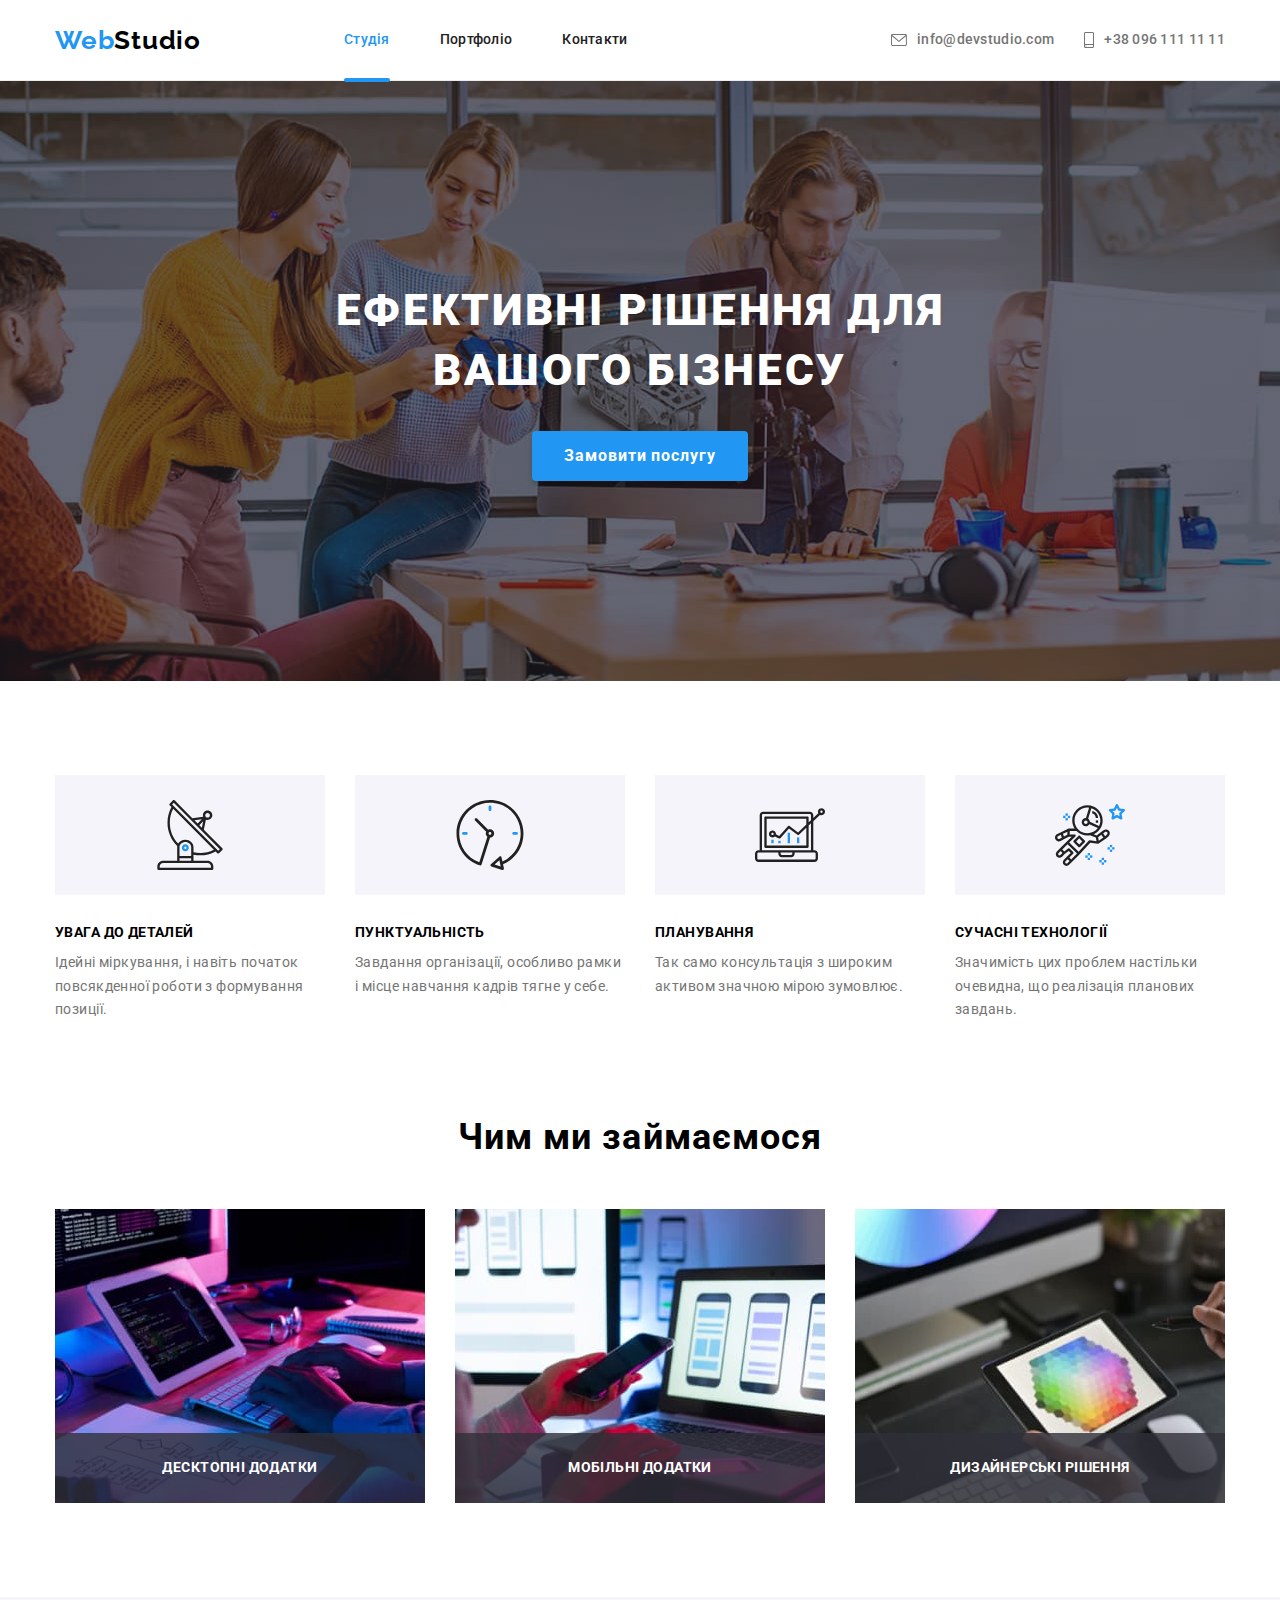
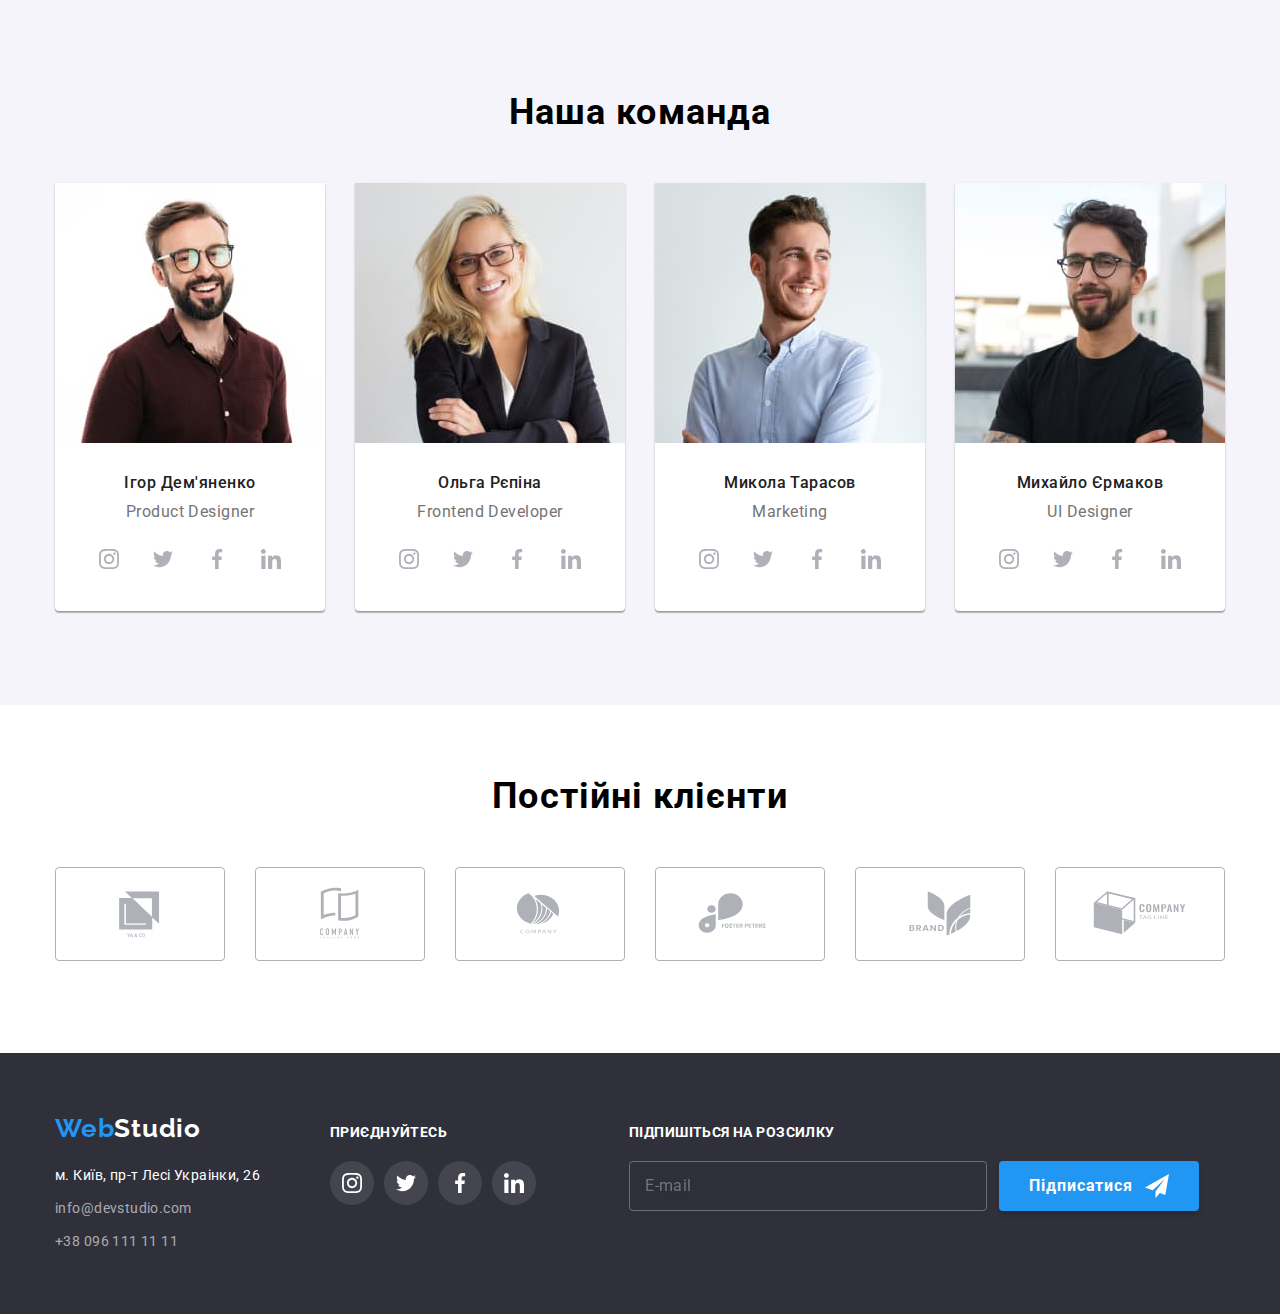
<file: index.html>
<!DOCTYPE html>
<html lang="uk">
  <head>
    <meta charset="UTF-8" />
    <meta http-equiv="X-UA-Compatible" content="IE=edge" />
    <meta name="viewport" content="width=device-width, initial-scale=1.0" />
    <link rel="preconnect" href="https://fonts.googleapis.com" />
    <link rel="preconnect" href="https://fonts.gstatic.com" crossorigin />
    <link
      href="https://fonts.googleapis.com/css2?family=Raleway:wght@700&family=Roboto:wght@400;500;700;900&display=swap"
      rel="stylesheet"
    />
    <link
      rel="stylesheet"
      href="https://cdnjs.cloudflare.com/ajax/libs/modern-normalize/1.1.0/modern-normalize.min.css"
    />
    <link rel="stylesheet" href="./css/main.min.css" />
    <title>WebStudio</title>
  </head>
  <body>
    <header class="header">
      <div class="container container__header--design">
        <nav class="header__nav">
          <a class="logo" href="/" lang="en"
            >Web<span class="logo logo--color-header">Studio</span></a
          >
          <ul class="site-nav">
            <li class="site-nav__item">
              <a class="site-nav__link site-nav__link--current" href="#">Студія</a>
            </li>
            <li class="site-nav__item">
              <a class="site-nav__link" href="./portfolio.html">Портфоліо</a>
            </li>
            <li class="site-nav__item"><a class="site-nav__link" href="#">Контакти</a></li>
          </ul>
        </nav>
        <ul class="contacts-nav">
          <li class="contacts-nav__item">
            <a class="contacts-nav__link" href="mailto:info@devstudio.com">
              <svg class="contacts-nav__icon" width="16px" height="12px">
                <use href="./images/icon/symbol-defs.svg#icon-envelope"></use>
              </svg>
              info@devstudio.com</a
            >
          </li>
          <li class="contacts-nav__item">
            <a class="contacts-nav__link" href="tel:+380961111111"
              ><svg class="contacts-nav__icon" width="10px" height="16px">
                <use href="./images/icon/symbol-defs.svg#icon-smartphone"></use></svg
              >+38 096 111 11 11</a
            >
          </li>
        </ul>
      </div>
    </header>

    <main>
      <!--Шапка-->

      <section class="hero">
        <div class="container">
          <h1 class="hero__title">Ефективні рішення для вашого бізнесу</h1>
          <button type="button" class="button" data-modal-open>Замовити послугу</button>
        </div>
      </section>

      <!--Особливості-->

      <section class="features">
        <div class="container">
          <h2 class="features__title">Особливості</h2>
          <ul class="features__main">
            <li class="features__list">
              <div class="features__icon">
                <svg width="70px" height="70px">
                  <use href="./images/icon/symbol-defs.svg#icon-antenna"></use>
                </svg>
              </div>
              <h3 class="features__name">Увага до деталей</h3>
              <p class="features__text">
                Ідейні міркування, і навіть початок повсякденної роботи з формування позиції.
              </p>
            </li>
            <li class="features__list">
              <div class="features__icon">
                <svg width="70px" height="70px">
                  <use href="./images/icon/symbol-defs.svg#icon-clock"></use>
                </svg>
              </div>
              <h3 class="features__name">Пунктуальність</h3>
              <p class="features__text">
                Завдання організації, особливо рамки і місце навчання кадрів тягне у себе.
              </p>
            </li>
            <li class="features__list">
              <div class="features__icon">
                <svg width="70px" height="70px">
                  <use href="./images/icon/symbol-defs.svg#icon-diagram"></use>
                </svg>
              </div>
              <h3 class="features__name">Планування</h3>
              <p class="features__text">
                Так само консультація з широким активом значною мірою зумовлює.
              </p>
            </li>
            <li class="features__list">
              <div class="features__icon">
                <svg width="70px" height="70px">
                  <use href="./images/icon/symbol-defs.svg#icon-astronaut"></use>
                </svg>
              </div>
              <h3 class="features__name">Сучасні технології</h3>
              <p class="features__text">
                Значимість цих проблем настільки очевидна, що реалізація планових завдань.
              </p>
            </li>
          </ul>
        </div>
      </section>

      <!--Чим ми займаємося-->

      <section class="work">
        <div class="container">
          <h2 class="work__title">Чим ми займаємося</h2>
          <ul class="work-list">
            <li class="work-list__item">
              <img src="./images/box1.jpg" alt="етап розроблення десктопних додатків" width="370" />
              <p class="work-list__name">Десктопні додатки</p>
            </li>
            <li class="work-list__item">
              <img src="./images/box2.jpg" alt="етап розроблення мобільних додатків" width="370" />
              <p class="work-list__name">Мобільні додатки</p>
            </li>
            <li class="work-list__item">
              <img src="./images/box3.jpg" alt="етап розроблення дизайну" width="370" />
              <p class="work-list__name">Дизайнерські рішення</p>
            </li>
          </ul>
        </div>
      </section>

      <!--Наша команда-->

      <section class="team">
        <div class="container">
          <h2 class="team__title">Наша команда</h2>
          <ul class="team-list">
            <li class="team-list__item">
              <img src="./images/igor.jpg" alt="дизайнер Ігор Дем'яненко" width="270" />
              <div class="team-list__div">
                <h3 class="team-list__name">Ігор Дем'яненко</h3>
                <p class="team-list__text" lang="en">Product Designer</p>
                <ul class="social-list">
                  <li>
                    <a class="social-list__link" href="#">
                      <svg class="social-list__icon" width="20px" height="20px">
                        <use href="./images/icon/symbol-defs.svg#icon-instagram"></use></svg
                    ></a>
                  </li>
                  <li>
                    <a class="social-list__link" href="#">
                      <svg class="social-list__icon" width="20px" height="20px">
                        <use href="./images/icon/symbol-defs.svg#icon-twitter"></use></svg
                    ></a>
                  </li>
                  <li>
                    <a class="social-list__link" href="#">
                      <svg class="social-list__icon" width="20px" height="20px">
                        <use href="./images/icon/symbol-defs.svg#icon-facebook"></use></svg
                    ></a>
                  </li>
                  <li>
                    <a class="social-list__link" href="#">
                      <svg class="social-list__icon" width="20px" height="20px">
                        <use href="./images/icon/symbol-defs.svg#icon-linkedin"></use></svg
                    ></a>
                  </li>
                </ul>
              </div>
            </li>
            <li class="team-list__item">
              <img src="./images/olga.jpg" alt="фронтенд-розробник Ольга Рєпіна" width="270" />
              <div class="team-list__div">
                <h3 class="team-list__name">Ольга Рєпіна</h3>
                <p class="team-list__text" lang="en">Frontend Developer</p>
                <ul class="social-list">
                  <li>
                    <a class="social-list__link" href="#">
                      <svg class="social-list__icon" width="20px" height="20px">
                        <use href="./images/icon/symbol-defs.svg#icon-instagram"></use></svg
                    ></a>
                  </li>
                  <li>
                    <a class="social-list__link" href="#">
                      <svg class="social-list__icon" width="20px" height="20px">
                        <use href="./images/icon/symbol-defs.svg#icon-twitter"></use></svg
                    ></a>
                  </li>
                  <li>
                    <a class="social-list__link" href="#">
                      <svg class="social-list__icon" width="20px" height="20px">
                        <use href="./images/icon/symbol-defs.svg#icon-facebook"></use></svg
                    ></a>
                  </li>
                  <li>
                    <a class="social-list__link" href="#">
                      <svg class="social-list__icon" width="20px" height="20px">
                        <use href="./images/icon/symbol-defs.svg#icon-linkedin"></use></svg
                    ></a>
                  </li>
                </ul>
              </div>
            </li>
            <li class="team-list__item">
              <img src="./images/nik.jpg" alt="маркетолог Микола Тарасов" width="270" />
              <div class="team-list__div">
                <h3 class="team-list__name">Микола Тарасов</h3>
                <p class="team-list__text" lang="en">Marketing</p>
                <ul class="social-list">
                  <li>
                    <a class="social-list__link" href="#">
                      <svg class="social-list__icon" width="20px" height="20px">
                        <use href="./images/icon/symbol-defs.svg#icon-instagram"></use></svg
                    ></a>
                  </li>
                  <li>
                    <a class="social-list__link" href="#">
                      <svg class="social-list__icon" width="20px" height="20px">
                        <use href="./images/icon/symbol-defs.svg#icon-twitter"></use></svg
                    ></a>
                  </li>
                  <li>
                    <a class="social-list__link" href="#">
                      <svg class="social-list__icon" width="20px" height="20px">
                        <use href="./images/icon/symbol-defs.svg#icon-facebook"></use></svg
                    ></a>
                  </li>
                  <li>
                    <a class="social-list__link" href="#">
                      <svg class="social-list__icon" width="20px" height="20px">
                        <use href="./images/icon/symbol-defs.svg#icon-linkedin"></use></svg
                    ></a>
                  </li>
                </ul>
              </div>
            </li>
            <li class="team-list__item">
              <img src="./images/michael.jpg" alt="дизайнер Михайло Єрмаков" width="270" />
              <div class="team-list__div">
                <h3 class="team-list__name">Михайло Єрмаков</h3>
                <p class="team-list__text" lang="en">UI Designer</p>
                <ul class="social-list">
                  <li>
                    <a class="social-list__link" href="#">
                      <svg class="social-list__icon" width="20px" height="20px">
                        <use href="./images/icon/symbol-defs.svg#icon-instagram"></use></svg
                    ></a>
                  </li>
                  <li>
                    <a class="social-list__link" href="#">
                      <svg class="social-list__icon" width="20px" height="20px">
                        <use href="./images/icon/symbol-defs.svg#icon-twitter"></use></svg
                    ></a>
                  </li>
                  <li>
                    <a class="social-list__link" href="#">
                      <svg class="social-list__icon" width="20px" height="20px">
                        <use href="./images/icon/symbol-defs.svg#icon-facebook"></use></svg
                    ></a>
                  </li>
                  <li>
                    <a class="social-list__link" href="#">
                      <svg class="social-list__icon" width="20px" height="20px">
                        <use href="./images/icon/symbol-defs.svg#icon-linkedin"></use></svg
                    ></a>
                  </li>
                </ul>
              </div>
            </li>
          </ul>
        </div>
      </section>

      <!--Постійні клієнти -->

      <section class="customers">
        <div class="container">
          <h2 class="customers__title">Постійні клієнти</h2>
          <ul class="customers-list">
            <li class="customers-list__item">
              <a class="customers-list__link" href="#"
                ><svg width="106px" height="60px">
                  <use href="./images/icon/symbol-defs.svg#icon-company1"></use></svg
              ></a>
            </li>
            <li class="customers-list__item">
              <a class="customers-list__link" href="#">
                <svg width="106px" height="60px">
                  <use href="./images/icon/symbol-defs.svg#icon-company2"></use></svg
              ></a>
            </li>
            <li class="customers-list__item">
              <a class="customers-list__link" href="#"
                ><svg width="106px" height="60px">
                  <use href="./images/icon/symbol-defs.svg#icon-company3"></use></svg
              ></a>
            </li>
            <li class="customers-list__item">
              <a class="customers-list__link" href="#"
                ><svg width="106px" height="60px">
                  <use href="./images/icon/symbol-defs.svg#icon-company4"></use></svg
              ></a>
            </li>
            <li class="customers-list__item">
              <a class="customers-list__link" href="#"
                ><svg width="106px" height="60px">
                  <use href="./images/icon/symbol-defs.svg#icon-company5"></use></svg
              ></a>
            </li>
            <li class="customers-list__item">
              <a class="customers-list__link" href="#"
                ><svg width="106px" height="60px">
                  <use href="./images/icon/symbol-defs.svg#icon-company6"></use></svg
              ></a>
            </li>
          </ul>
        </div>
      </section>
    </main>

    <footer class="footer">
      <div class="container footer--container">
        <div>
          <!--Назва компанії-->
          <a href="/" lang="en" class="logo"
            >Web<span class="logo logo--color-footer">Studio</span></a
          >
          <!--Адреса-->
          <address class="address">
            <ul class="address__list">
              <li class="address__item">
                <a
                  class="address__link address__link--color"
                  href="https://goo.gl/maps/CPtrU1FHBa2aNyZL9"
                  target="_blank"
                  rel="noopener noreferrer nofollow"
                  >м. Київ, пр-т Лесі Украінки, 26</a
                >
              </li>
              <li class="address__item">
                <a class="address__link" href="mailto:info@devstudio.com">info@devstudio.com</a>
              </li>
              <li class="address__item">
                <a class="address__link" href="tel:+380961111111">+38 096 111 11 11</a>
              </li>
            </ul>
          </address>
        </div>
        <div class="footer-social">
          <p class="foter-social__text">приєднуйтесь</p>
          <ul class="social-list">
            <li>
              <a class="social-list__link social-list__link--color" href="#">
                <svg class="social-list__icon social-list__icon--color" width="20px" height="20px">
                  <use href="./images/icon/symbol-defs.svg#icon-instagram"></use></svg
              ></a>
            </li>
            <li>
              <a class="social-list__link social-list__link--color" href="#">
                <svg class="social-list__icon social-list__icon--color" width="20px" height="20px">
                  <use href="./images/icon/symbol-defs.svg#icon-twitter"></use></svg
              ></a>
            </li>
            <li>
              <a class="social-list__link social-list__link--color" href="#">
                <svg class="social-list__icon social-list__icon--color" width="20px" height="20px">
                  <use href="./images/icon/symbol-defs.svg#icon-facebook"></use></svg
              ></a>
            </li>
            <li>
              <a class="social-list__link social-list__link--color" href="#">
                <svg class="social-list__icon social-list__icon--color" width="20px" height="20px">
                  <use href="./images/icon/symbol-defs.svg#icon-linkedin"></use></svg
              ></a>
            </li>
          </ul>
        </div>

        <div class="subscribe">
          <p class="subscribe__text">Підпишіться на розсилку</p>
          <form class="subscribe__form">
            <input
              class="subscribe__input"
              type="email"
              name="mail"
              id="subscribe-mail"
              placeholder="E-mail"
            />
            <button class="button button--size" type="submit">
              Підписатися
              <svg class="button__icon" width="24px" height="24px">
                <use href="./images/icon/symbol-defs.svg#icon-send"></use>
              </svg>
            </button>
          </form>
        </div>
      </div>
    </footer>

    <div class="backdrop is-hidden" data-modal>
      <div class="modal">
        <button class="modal__close-button" type="button" data-modal-close>
          <svg class="modal__close-icon" width="18px" height="18px">
            <use href="./images/icon/symbol-defs.svg#icon-close-black"></use>
          </svg>
        </button>
        <p class="modal__title">Залиште свої дані, ми вам передзвонимо</p>
        <form class="order-form">
          <label class="order-form__lable" for="name">Ім'я</label>
          <div class="order-form__block">
            <svg class="order-form__icon" width="12px" height="12px">
              <use href="./images/icon/symbol-defs.svg#icon-person-black"></use>
            </svg>
            <input
              class="order-form__input"
              type="text"
              name="username"
              id="name"
              autofocus
              required
            />
          </div>
          <label class="order-form__lable" for="phone">Телефон</label>
          <div class="order-form__block">
            <svg class="order-form__icon" width="12px" height="12px">
              <use href="./images/icon/symbol-defs.svg#icon-phone-black"></use>
            </svg>
            <input class="order-form__input" type="tel" name="phone" id="phone" required />
          </div>

          <label class="order-form__lable" for="mail">Пошта</label>
          <div class="order-form__block">
            <svg class="order-form__icon" width="12px" height="12px">
              <use href="./images/icon/symbol-defs.svg#icon-email-black"></use>
            </svg>
            <input class="order-form__input" type="email" name="email" id="mail" required />
          </div>

          <label class="order-form__lable" for="comments">Коментар</label>
          <textarea
            class="order-form__comments"
            name="comments"
            id="comments"
            placeholder="Введіть текст"
          ></textarea>
          <div class="conditions">
            <input
              class="conditions__input visually-hidden"
              id="conditions-checkbox"
              type="checkbox"
              name="user-consent"
            />
            <label class="conditions__label" for="conditions-checkbox"
              >Погоджуюся з розсилкою та приймаю
              <a class="conditions__link" href="#">Умови договору</a></label
            >
          </div>
          <button class="button button--size" type="submit">Відправити</button>
        </form>
      </div>
    </div>

    <script src="./modal.js"></script>
  </body>
</html>
</file>
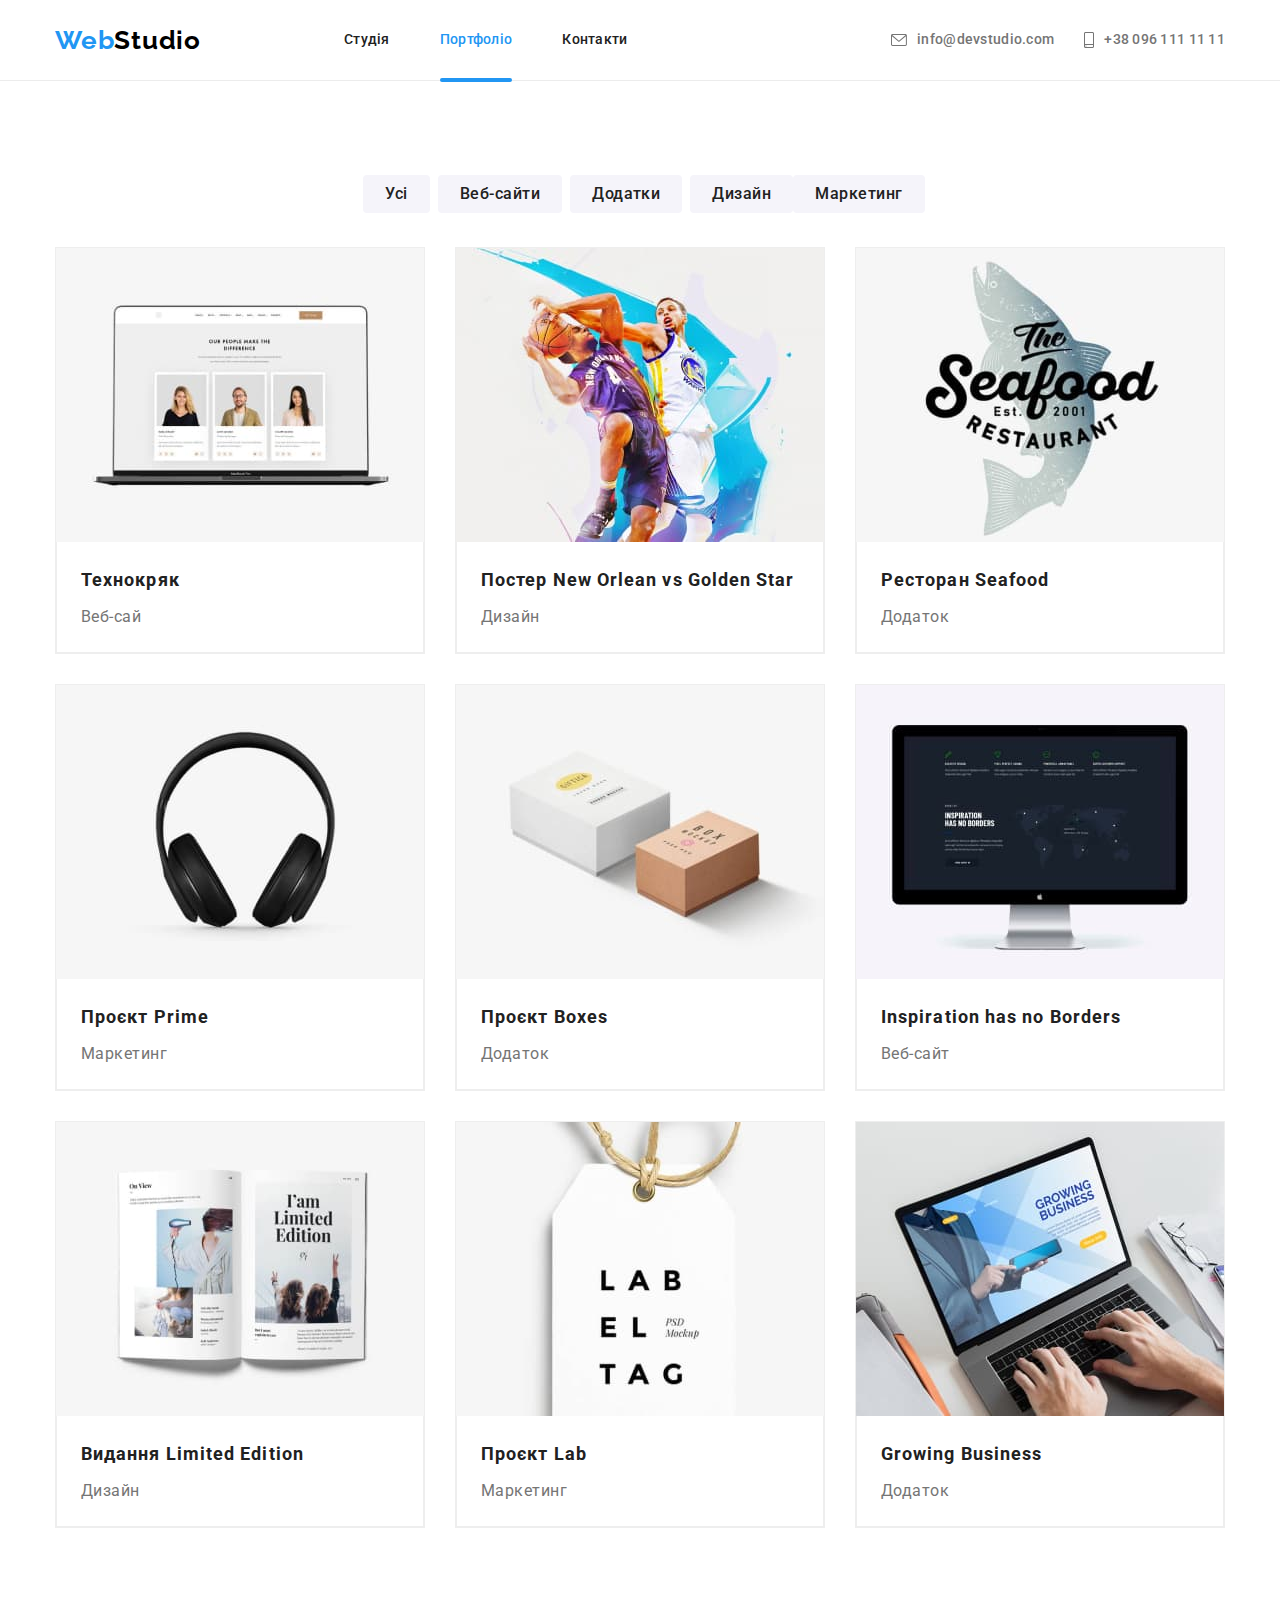
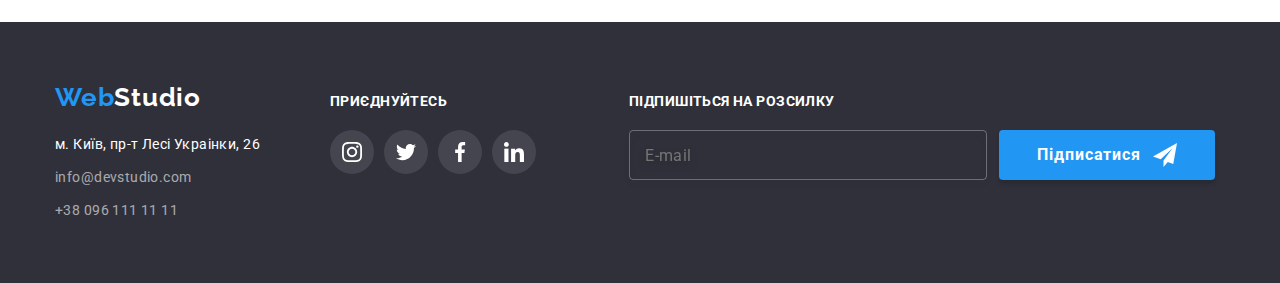
<file: portfolio.html>
<!DOCTYPE html>
<html lang="uk">
  <head>
    <meta charset="UTF-8" />
    <meta http-equiv="X-UA-Compatible" content="IE=edge" />
    <meta name="viewport" content="width=device-width, initial-scale=1.0" />
    <link rel="preconnect" href="https://fonts.googleapis.com" />
    <link rel="preconnect" href="https://fonts.gstatic.com" crossorigin />
    <link
      href="https://fonts.googleapis.com/css2?family=Raleway:wght@700&family=Roboto:wght@400;500;700;900&display=swap"
      rel="stylesheet"
    />
    <link
      rel="stylesheet"
      href="https://cdnjs.cloudflare.com/ajax/libs/modern-normalize/1.1.0/modern-normalize.min.css"
    />
    <link rel="stylesheet" href="./css/main.min.css" />
    <title>WebStudio</title>
  </head>
  <body>
    <header class="header">
      <div class="container container__header--design">
        <nav class="header__nav">
          <a class="logo" href="/" lang="en"
            >Web<span class="logo logo--color-header">Studio</span></a
          >
          <ul class="site-nav">
            <li class="site-nav__item">
              <a class="site-nav__link" href="./index.html">Студія</a>
            </li>
            <li class="site-nav__item">
              <a class="site-nav__link site-nav__link--current" href="#">Портфоліо</a>
            </li>
            <li class="site-nav__item"><a class="site-nav__link" href="#">Контакти</a></li>
          </ul>
        </nav>
        <ul class="contacts-nav">
          <li class="contacts-nav__item">
            <a class="contacts-nav__link" href="mailto:info@devstudio.com">
              <svg class="contacts-nav__icon" width="16px" height="12px">
                <use href="./images/icon/symbol-defs.svg#icon-envelope"></use>
              </svg>
              info@devstudio.com</a
            >
          </li>
          <li class="contacts-nav__item">
            <a class="contacts-nav__link" href="tel:+380961111111"
              ><svg class="contacts-nav__icon" width="10px" height="16px">
                <use href="./images/icon/symbol-defs.svg#icon-smartphone"></use></svg
              >+38 096 111 11 11</a
            >
          </li>
        </ul>
      </div>
    </header>

    <main>
      <section class="portfolio">
        <div class="container">
          <h1 class="portfolio__title">Портфоліо</h1>
          <ul class="portfolio-filter">
            <li class="portfolio-filter__item">
              <button class="portfolio-filter__button" type="button">Усі</button>
            </li>
            <li class="portfolio-filter__item">
              <button class="portfolio-filter__button" type="button">Веб-сайти</button>
            </li>
            <li class="portfolio-filter__item">
              <button class="portfolio-filter__button" type="button">Додатки</button>
            </li>
            <li class="portfolio-filter__item">
              <button class="portfolio-filter__button" type="button">Дизайн</button>
            </li>
            <li class="portfolio-filter__item">
              <button class="portfolio-filter__button" type="button">Маркетинг</button>
            </li>
          </ul>
          <ul class="portfolio-list">
            <li class="portfolio-card">
              <a class="portfolio-card__link" href="#">
                <div class="portfolio-card__img">
                  <img
                    src="./images/portfolio/tehnocrack.jpg"
                    alt="Веб-сайт технокряк"
                    width="370"
                  />
                  <p class="portfolio-card__description">
                    Ресурс пропонує комплексні пропозиції з різним рівнем функціоналу та сервісів.
                    Все це дозволить відвідувачу отримати вичерпні відомості про компанію чи
                    приватну особу.
                  </p>
                </div>
                <div class="portfolio-card__div">
                  <h2 class="portfolio-card__title">Технокряк</h2>
                  <p class="portfolio-card__text">Веб-сай</p>
                </div>
              </a>
            </li>
            <li class="portfolio-card">
              <a class="portfolio-card__link" href="#">
                <div class="portfolio-card__img">
                  <img
                    src="./images/portfolio/neworlean.jpg"
                    alt="Дизайн постеру new orlean vs golden star"
                    width="370"
                  />
                  <p class="portfolio-card__description">
                    Lorem ipsum dolor sit, amet consectetur adipisicing elit. Corrupti expedita
                    perspiciatis exercitationem, nam, optio unde placeat tempora temporibus libero
                    incidunt ut dolorum totam, quibusdam corporis cupiditate voluptas sunt quisquam
                    sit?
                  </p>
                </div>

                <div class="portfolio-card__div">
                  <h2 class="portfolio-card__title">Постер New Orlean vs Golden Star</h2>
                  <p class="portfolio-card__text">Дизайн</p>
                </div>
              </a>
            </li>
            <li class="portfolio-card">
              <a class="portfolio-card__link" href="#">
                <div class="portfolio-card__img">
                  <img
                    src="./images/portfolio/seafood.jpg"
                    alt="Додаток ресторану Сіафуд"
                    width="370"
                  />
                  <p class="portfolio-card__description">
                    Lorem ipsum dolor sit, amet consectetur adipisicing elit. Corrupti expedita
                    perspiciatis exercitationem, nam, optio unde placeat tempora temporibus libero
                    incidunt ut dolorum totam, quibusdam corporis cupiditate voluptas sunt quisquam
                    sit?
                  </p>
                </div>

                <div class="portfolio-card__div">
                  <h2 class="portfolio-card__title">Ресторан Seafood</h2>
                  <p class="portfolio-card__text">Додаток</p>
                </div></a
              >
            </li>
            <li class="portfolio-card">
              <a class="portfolio-card__link" href="#">
                <div class="portfolio-card__img">
                  <img
                    src="./images/portfolio/prime.jpg"
                    alt="Маркетинг проєкт Прайм"
                    width="370"
                  />
                  <p class="portfolio-card__description">
                    Lorem ipsum dolor sit, amet consectetur adipisicing elit. Corrupti expedita
                    perspiciatis exercitationem, nam, optio unde placeat tempora temporibus libero
                    incidunt ut dolorum totam, quibusdam corporis cupiditate voluptas sunt quisquam
                    sit?
                  </p>
                </div>

                <div class="portfolio-card__div">
                  <h2 class="portfolio-card__title">Проєкт Prime</h2>
                  <p class="portfolio-card__text">Маркетинг</p>
                </div></a
              >
            </li>
            <li class="portfolio-card">
              <a class="portfolio-card__link" href="#">
                <div class="portfolio-card__img">
                  <img src="./images/portfolio/boxes.jpg" alt="Додаток Боксес" width="370" />
                  <p class="portfolio-card__description">
                    Lorem ipsum dolor sit, amet consectetur adipisicing elit. Corrupti expedita
                    perspiciatis exercitationem, nam, optio unde placeat tempora temporibus libero
                    incidunt ut dolorum totam, quibusdam corporis cupiditate voluptas sunt quisquam
                    sit?
                  </p>
                </div>

                <div class="portfolio-card__div">
                  <h2 class="portfolio-card__title">Проєкт Boxes</h2>
                  <p class="portfolio-card__text">Додаток</p>
                </div></a
              >
            </li>
            <li class="portfolio-card">
              <a class="portfolio-card__link" href="#">
                <div class="portfolio-card__img">
                  <img
                    src="./images/portfolio/inspiration.jpg"
                    alt="Веб-сайт Натхнення не має кордонів"
                    width="370"
                  />
                  <p class="portfolio-card__description">
                    Lorem ipsum dolor sit, amet consectetur adipisicing elit. Corrupti expedita
                    perspiciatis exercitationem, nam, optio unde placeat tempora temporibus libero
                    incidunt ut dolorum totam, quibusdam corporis cupiditate voluptas sunt quisquam
                    sit?
                  </p>
                </div>

                <div class="portfolio-card__div">
                  <h2 class="portfolio-card__title">Inspiration has no Borders</h2>
                  <p class="portfolio-card__text">Веб-сайт</p>
                </div></a
              >
            </li>
            <li class="portfolio-card">
              <a class="portfolio-card__link" href="#">
                <div class="portfolio-card__img">
                  <img
                    src="./images/portfolio/limitededition.jpg"
                    alt="Дизайн проект з назвою Обмежене видання"
                    width="370"
                  />
                  <p class="portfolio-card__description">
                    Lorem ipsum dolor sit, amet consectetur adipisicing elit. Corrupti expedita
                    perspiciatis exercitationem, nam, optio unde placeat tempora temporibus libero
                    incidunt ut dolorum totam, quibusdam corporis cupiditate voluptas sunt quisquam
                    sit?
                  </p>
                </div>

                <div class="portfolio-card__div">
                  <h2 class="portfolio-card__title">Видання Limited Edition</h2>
                  <p class="portfolio-card__text">Дизайн</p>
                </div></a
              >
            </li>
            <li class="portfolio-card">
              <a class="portfolio-card__link" href="#">
                <div class="portfolio-card__img">
                  <img src="./images/portfolio/lab.jpg" alt="Маркетинг проєкт Лаб" width="370" />
                  <p class="portfolio-card__description">
                    Lorem ipsum dolor sit, amet consectetur adipisicing elit. Corrupti expedita
                    perspiciatis exercitationem, nam, optio unde placeat tempora temporibus libero
                    incidunt ut dolorum totam, quibusdam corporis cupiditate voluptas sunt quisquam
                    sit?
                  </p>
                </div>

                <div class="portfolio-card__div">
                  <h2 class="portfolio-card__title">Проєкт Lab</h2>
                  <p class="portfolio-card__text">Маркетинг</p>
                </div></a
              >
            </li>
            <li class="portfolio-card">
              <a class="portfolio-card__link" href="#">
                <div class="portfolio-card__img">
                  <img
                    src="./images/portfolio/growingbusiness.jpg"
                    alt="Додаток Зростаючий бізнес"
                    width="370"
                  />
                  <p class="portfolio-card__description">
                    Lorem ipsum dolor sit, amet consectetur adipisicing elit. Corrupti expedita
                    perspiciatis exercitationem, nam, optio unde placeat tempora temporibus libero
                    incidunt ut dolorum totam, quibusdam corporis cupiditate voluptas sunt quisquam
                    sit?
                  </p>
                </div>

                <div class="portfolio-card__div">
                  <h2 class="portfolio-card__title">Growing Business</h2>
                  <p class="portfolio-card__text">Додаток</p>
                </div></a
              >
            </li>
          </ul>
        </div>
      </section>
    </main>

    <footer class="footer">
      <div class="container footer--container">
        <div>
          <!--Назва компанії-->
          <a href="/" lang="en" class="logo"
            >Web<span class="logo logo--color-footer">Studio</span></a
          >
          <!--Адреса-->
          <address class="address">
            <ul class="address__list">
              <li class="address__item">
                <a
                  class="address__link address__link--color"
                  href="https://goo.gl/maps/CPtrU1FHBa2aNyZL9"
                  target="_blank"
                  rel="noopener noreferrer nofollow"
                  >м. Київ, пр-т Лесі Украінки, 26</a
                >
              </li>
              <li class="address__item">
                <a class="address__link" href="mailto:info@devstudio.com">info@devstudio.com</a>
              </li>
              <li class="address__item">
                <a class="address__link" href="tel:+380961111111">+38 096 111 11 11</a>
              </li>
            </ul>
          </address>
        </div>
        <div class="footer-social">
          <p class="foter-social__text">приєднуйтесь</p>
          <ul class="social-list">
            <li>
              <a class="social-list__link social-list__link--color" href="#">
                <svg class="social-list__icon social-list__icon--color" width="20px" height="20px">
                  <use href="./images/icon/symbol-defs.svg#icon-instagram"></use></svg
              ></a>
            </li>
            <li>
              <a class="social-list__link social-list__link--color" href="#">
                <svg class="social-list__icon social-list__icon--color" width="20px" height="20px">
                  <use href="./images/icon/symbol-defs.svg#icon-twitter"></use></svg
              ></a>
            </li>
            <li>
              <a class="social-list__link social-list__link--color" href="#">
                <svg class="social-list__icon social-list__icon--color" width="20px" height="20px">
                  <use href="./images/icon/symbol-defs.svg#icon-facebook"></use></svg
              ></a>
            </li>
            <li>
              <a class="social-list__link social-list__link--color" href="#">
                <svg class="social-list__icon social-list__icon--color" width="20px" height="20px">
                  <use href="./images/icon/symbol-defs.svg#icon-linkedin"></use></svg
              ></a>
            </li>
          </ul>
        </div>

        <div class="subscribe">
          <p class="subscribe__text">Підпишіться на розсилку</p>
          <form class="subscribe__form">
            <input
              class="subscribe__input"
              type="email"
              name="mail"
              id="subscribe-mail"
              placeholder="E-mail"
            />
            <button class="button button__subscribe--size" type="submit">
              Підписатися
              <svg class="button__icon" width="24px" height="24px">
                <use href="./images/icon/symbol-defs.svg#icon-send"></use>
              </svg>
            </button>
          </form>
        </div>
      </div>
    </footer>
  </body>
</html>
</file>
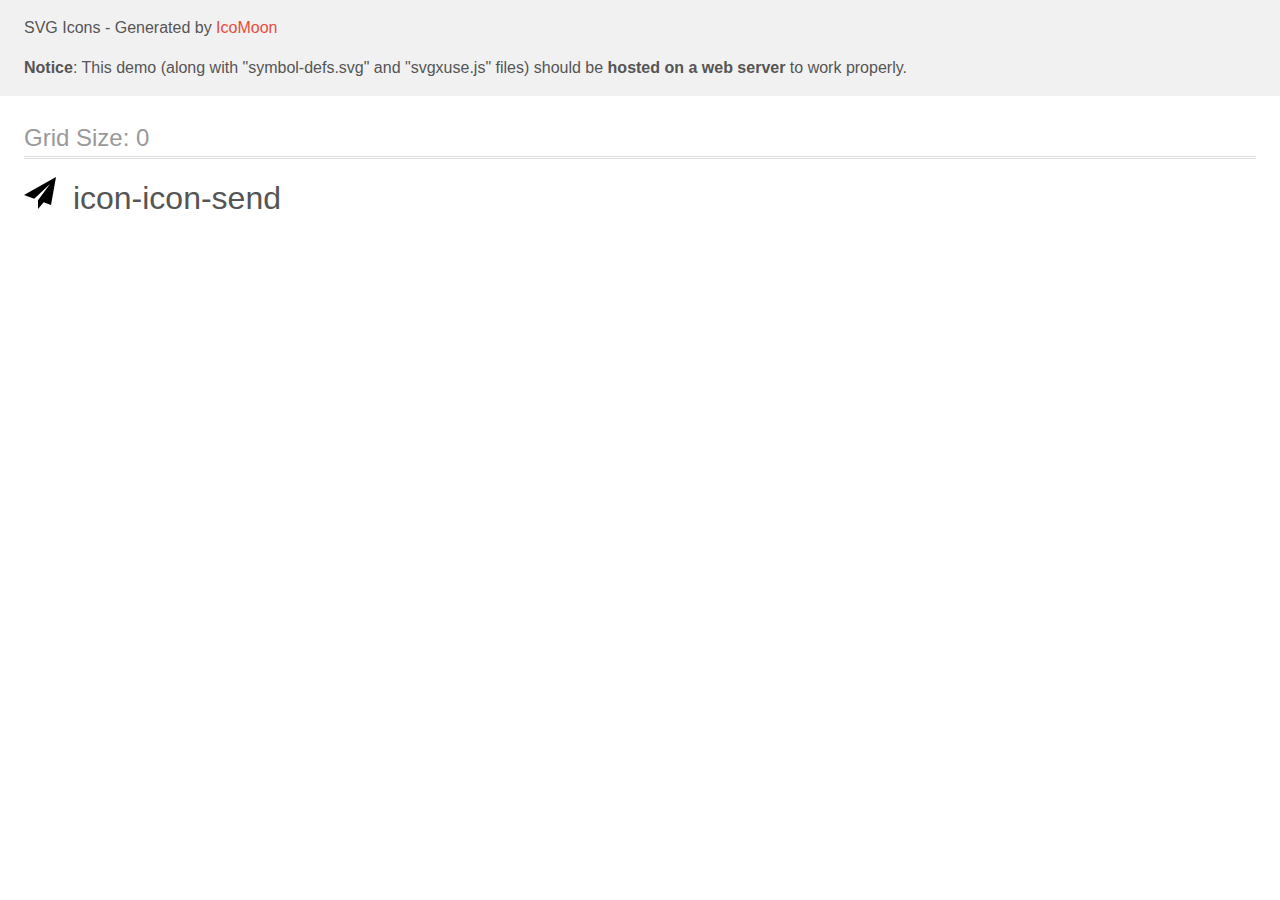
<file: images/icon/icomoon/demo-external-svg.html>
<!doctype html>
<html>
<head>
    <title>IcoMoon - SVG Icons</title>
    <meta charset="utf-8">
    <meta name="viewport" content="width=device-width, initial-scale=1">
    <link rel="stylesheet" href="demo-files/demo.css">
    <link rel="stylesheet" href="style.css">
</head>
<body>
<header class="bgc1 clearfix">
<div class="mhl">
    <p>SVG Icons - Generated by <a href="https://icomoon.io/app">IcoMoon</a></p><p><strong>Notice</strong>: This demo (along with "symbol-defs.svg" and "svgxuse.js" files) should be <b>hosted on a web server</b> to work properly.</p>
</div>
</header>
    <div class="clearfix mhl ptl">
        <h1 class="mvm mtn fgc1">Grid Size: 0</h1>
        <div class="glyph fs1">
            <div class="clearfix pbs">
                <svg class="icon icon-icon-send"><use xlink:href="symbol-defs.svg#icon-icon-send"></use></svg><span class="name"> icon-icon-send</span>
            </div>
        </div>
  </div>
<script defer src="svgxuse.js"></script>
</body>
</html>
</file>
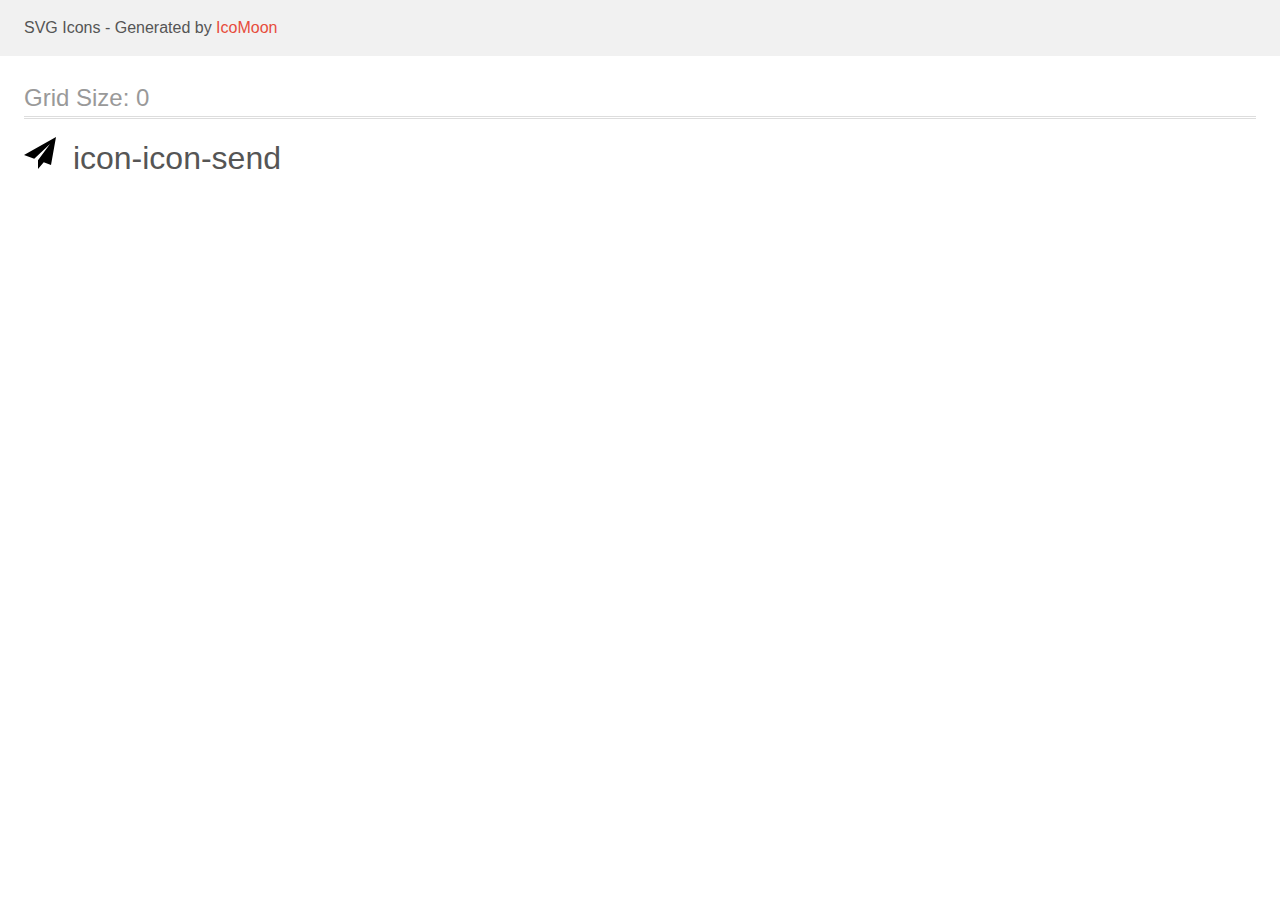
<file: images/icon/icomoon/demo.html>
<!doctype html>
<html>
<head>
    <title>IcoMoon - SVG Icons</title>
    <meta charset="utf-8">
    <meta name="viewport" content="width=device-width, initial-scale=1">
    <link rel="stylesheet" href="demo-files/demo.css">
    <link rel="stylesheet" href="style.css">
</head>
<body>
<svg aria-hidden="true" style="position: absolute; width: 0; height: 0; overflow: hidden;" version="1.1" xmlns="http://www.w3.org/2000/svg" xmlns:xlink="http://www.w3.org/1999/xlink">
<defs>
<symbol id="icon-icon-send" viewBox="0 0 32 32">
<path d="M32 0l-32 18 10.227 3.788 15.773-14.788-11.998 16.186 0.010 0.004-0.012-0.004v8.814l5.735-6.691 7.265 2.691 5-28z"></path>
</symbol>
</defs>
</svg>

<header class="bgc1 clearfix">
<div class="mhl">
    <p>SVG Icons - Generated by <a href="https://icomoon.io/app">IcoMoon</a></p>
</div>
</header>
    <div class="clearfix mhl ptl">
        <h1 class="mvm mtn fgc1">Grid Size: 0</h1>
        <div class="glyph fs1">
            <div class="clearfix pbs">
                <svg class="icon icon-icon-send"><use xlink:href="#icon-icon-send"></use></svg><span class="name"> icon-icon-send</span>
            </div>
        </div>
  </div>
<script defer src="svgxuse.js"></script>
</body>
</html>
</file>
<file: images/icon/icomoon/demo-files/demo.css>
body {
  padding: 0;
  margin: 0;
  font-family: sans-serif;
  font-size: 1em;
  line-height: 1.5;
  color: #555;
  background: #fff;
}
h1 {
  font-size: 1.5em;
  font-weight: normal;
  box-shadow: 0 1px #ddd, 0 2px #fff, 0 3px #ddd;
}
small {
  font-size: .66666667em;
}
a {
  color: #e74c3c;
  text-decoration: none;
}
a:hover, a:focus {
  box-shadow: 0 1px #e74c3c;
}
.bshadow0, input {
  box-shadow: inset 0 -2px #e7e7e7;
}
input:hover {
  box-shadow: inset 0 -2px #ccc;
}
input, fieldset {
  font-size: 1em;
  margin: 0;
  padding: 0;
  border: 0;
}
input {
  color: inherit;
  line-height: 1.5;
  height: 1.5em;
  padding: .25em 0;
}
input:focus {
  outline: none;
  box-shadow: inset 0 -2px #449fdb;
}
.glyph {
  font-size: 16px;
  margin-right: 1.5em;
  float: left;
  width: 17em;
}
svg {
  color: #000;
}
.liga {
  width: 80%;
  width: calc(100% - 2.5em);
}
.talign-right {
  text-align: right;
}
.talign-center {
  text-align: center;
}
.bgc1 {
  background: #f1f1f1;
}
.fgc0 {
  color: #000;
}
.fgc1 {
  color: #999;
}
p {
  margin-top: 1em;
  margin-bottom: 1em;
}
.mvm {
  margin-top: .75em;
  margin-bottom: .75em;
}
.mtn {
  margin-top: 0;
}
.mtl, .mal {
  margin-top: 1.5em;
}
.mbl, .mal {
  margin-bottom: 1.5em;
}
.mal, .mhl {
  margin-left: 1.5em;
  margin-right: 1.5em;
}
.mhmm {
  margin-left: 1em;
  margin-right: 1em;
}
.ptl {
  padding-top: 1.5em;
}
.pbs, .pvs {
  padding-bottom: .25em;
}
.pvs, .pts {
  padding-top: .25em;
}
.unit {
  float: left;
}
.unitRight {
  float: right;
}
.size1of2 {
  width: 50%;
}
.size1of1 {
  width: 100%;
}
.clearfix:before, .clearfix:after {
  content: " ";
  display: table;
}
.clearfix:after {
  clear: both;
}
.hidden-true {
  display: none;
}
.textbox0 {
  width: 3em;
  background: #f1f1f1;
  padding: .25em .5em;
  line-height: 1.5;
  height: 1.5em;
}
.fs0 {
  font-size: 16px;
}
.fs1 {
  font-size: 32px;
}
.name {
  margin-left: .25em;
}
</file>
<file: images/icon/icomoon/style.css>
.icon {
  display: inline-block;
  width: 1em;
  height: 1em;
  stroke-width: 0;
  stroke: currentColor;
  fill: currentColor;
}

/* ==========================================
Single-colored icons can be modified like so:
.icon-name {
  font-size: 32px;
  color: red;
}
========================================== */
</file>
<file: css/main.min.css>
:root{--accent-color: #2196f3;--primary-text-color: #212121;--accent-color-background: #1586e2;--accent-color-background-description: rgba(33, 150, 243, 0.9);--primary-background-color: #ffffff;--secondary-background-color: #f5f4fa;--dark-background-color: #2f303a;--title-text-color: #757575;--text-color-white: #ffffff;--text-color-black: #000000;--text-color-footer: rgba(255, 255, 255, 0.6);--border-terms-color: #212121;--border-portfolio-card: #eeeeee;--border-portfolio-header: #ececec;--social-icon-color: #afb1b8;--social-icon-white-color: #ffffff;--primary-font: "Roboto";--logo-font: "Raleway"}body{background-color:var(--primary-background-color);font-family:var(--primary-font)}h1,h2,h3,p,ul{margin-top:0;margin-bottom:0;list-style:none}img{display:block;max-width:100%;height:auto}.visually-hidden{position:absolute;white-space:nowrap;width:1px;height:1px;overflow:hidden;border:0;padding:0;clip:rect(0 0 0 0);-webkit-clip-path:inset(50%);clip-path:inset(50%);margin:-1px}.button{display:-webkit-box;display:-ms-flexbox;display:flex;-webkit-box-align:center;-ms-flex-align:center;align-items:center;-webkit-box-pack:center;-ms-flex-pack:center;justify-content:center;margin-left:auto;margin-right:auto;width:216px;height:50px;font-family:var(--primary-font);border:none;font-weight:700;font-size:16px;line-height:1.88;letter-spacing:.06em;color:var(--text-color-white);background-color:var(--accent-color);cursor:pointer;border-radius:4px;padding:0;-webkit-box-shadow:0px 4px 4px rgba(0,0,0,.15);box-shadow:0px 4px 4px rgba(0,0,0,.15);-webkit-transition-property:color,background-color;transition-property:color,background-color;-webkit-transition-duration:250ms;transition-duration:250ms;-webkit-transition-timing-function:cubic-bezier(0.4, 0, 0.2, 1);transition-timing-function:cubic-bezier(0.4, 0, 0.2, 1)}.button:hover,.button:focus{color:var(--text-color-white);background-color:var(--accent-color-background)}.button--size{width:200px;height:50px}.button--size{width:200px;height:50px}.button__icon{margin-left:12px;fill:currentColor}.customers{padding-top:70px;padding-bottom:94px}.customers__title{font-weight:700;font-size:36px;line-height:1.17;letter-spacing:.03em;margin-bottom:50px;text-align:center}.customers-list{display:-webkit-box;display:-ms-flexbox;display:flex;-webkit-box-pack:center;-ms-flex-pack:center;justify-content:center;padding-left:0;gap:30px}.customers-list__item{width:170px;height:92px}.customers-list__link{display:-webkit-box;display:-ms-flexbox;display:flex;-webkit-box-align:center;-ms-flex-align:center;align-items:center;-webkit-box-pack:center;-ms-flex-pack:center;justify-content:center;padding:16px 32px;fill:var(--social-icon-color);border:1px solid #afb1b8;border-radius:4px;-webkit-transition-property:fill,border;transition-property:fill,border;-webkit-transition-duration:250ms;transition-duration:250ms;-webkit-transition-timing-function:cubic-bezier(0.4, 0, 0.2, 1);transition-timing-function:cubic-bezier(0.4, 0, 0.2, 1)}.customers-list__link:hover,.customers-list__link:focus{fill:var(--accent-color);border-color:var(--accent-color)}.container{margin-left:auto;margin-right:auto;padding-left:15px;padding-right:15px;width:1200px}.features{padding-top:94px;padding-bottom:94px}.features__title{position:absolute;white-space:nowrap;width:1px;height:1px;overflow:hidden;border:0;padding:0;clip:rect(0 0 0 0);-webkit-clip-path:inset(50%);clip-path:inset(50%);margin:-1px}.features__main{display:-webkit-box;display:-ms-flexbox;display:flex;padding-left:0;-webkit-box-pack:justify;-ms-flex-pack:justify;justify-content:space-between}.features__list{width:270px}.features__icon{display:-webkit-box;display:-ms-flexbox;display:flex;width:270px;height:120px;-webkit-box-align:center;-ms-flex-align:center;align-items:center;-webkit-box-pack:center;-ms-flex-pack:center;justify-content:center;margin-bottom:30px;background-color:var(--secondary-background-color)}.features__name{text-transform:uppercase;font-weight:700;font-size:14px;line-height:1.14;letter-spacing:.03em;margin-bottom:10px}.features__text{font-size:14px;line-height:1.71;letter-spacing:.03em;color:var(--title-text-color)}.footer{background-color:var(--dark-background-color);padding-top:60px;padding-bottom:60px}.footer--container{display:-webkit-box;display:-ms-flexbox;display:flex;-webkit-box-align:baseline;-ms-flex-align:baseline;align-items:baseline}.address{margin-top:20px}.address__list{display:-webkit-box;display:-ms-flexbox;display:flex;-webkit-box-orient:vertical;-webkit-box-direction:normal;-ms-flex-direction:column;flex-direction:column;padding-left:0}.address__item:not(:last-child){margin-bottom:9px}.address__link{text-decoration:none;font-style:normal;font-size:14px;line-height:1.71;letter-spacing:.03em;color:var(--text-color-footer);-webkit-transition-property:color;transition-property:color;-webkit-transition-duration:250ms;transition-duration:250ms;-webkit-transition-timing-function:cubic-bezier(0.4, 0, 0.2, 1);transition-timing-function:cubic-bezier(0.4, 0, 0.2, 1)}.address__link:hover,.address__link:focus{color:var(--accent-color)}.address__link--color{color:var(--text-color-white)}.address__link--color:hover,.address__link--color:focus{color:var(--accent-color)}.subscribe{margin-left:93px}.subscribe__text{font-weight:700;font-size:14px;line-height:1.14;letter-spacing:.03em;text-transform:uppercase;color:var(--text-color-white);margin-bottom:20px}.subscribe__form{display:-webkit-box;display:-ms-flexbox;display:flex}.subscribe__input{width:358px;height:50px;padding-left:15px;padding-right:15px;font-weight:400;font-size:16px;line-height:1.25;letter-spacing:.03em;color:rgba(255,255,255,.6);background-color:inherit;outline:none;margin-right:12px;border:1px solid rgba(255,255,255,.3);-webkit-filter:drop-shadow(0px 4px 4px rgba(0, 0, 0, 0.15));filter:drop-shadow(0px 4px 4px rgba(0, 0, 0, 0.15));border-radius:4px;-webkit-transition-property:border-color;transition-property:border-color;-webkit-transition-duration:250ms;transition-duration:250ms;-webkit-transition-timing-function:cubic-bezier(0.4, 0, 0.2, 1);transition-timing-function:cubic-bezier(0.4, 0, 0.2, 1)}.subscribe__input:hover,.subscribe__input:focus{border-color:var(--accent-color);cursor:pointer}.header{border-bottom:1px solid var(--border-portfolio-header)}.container__header--design{display:-webkit-box;display:-ms-flexbox;display:flex;-webkit-box-align:center;-ms-flex-align:center;align-items:center;border:none}.header__nav{display:-webkit-box;display:-ms-flexbox;display:flex;-webkit-box-align:center;-ms-flex-align:center;align-items:center}.site-nav{display:-webkit-box;display:-ms-flexbox;display:flex;margin-left:93px;padding-left:0}.site-nav__item{margin-left:50px}.site-nav__link{display:block;padding-top:32px;padding-bottom:32px;text-decoration:none;font-weight:500;font-size:14px;line-height:1.14;letter-spacing:.02em;color:var(--primary-text-color);-webkit-transition-property:color;transition-property:color;-webkit-transition-duration:250ms;transition-duration:250ms;-webkit-transition-timing-function:cubic-bezier(0.4, 0, 0.2, 1);transition-timing-function:cubic-bezier(0.4, 0, 0.2, 1)}.site-nav__link--current{position:relative;color:var(--accent-color);-webkit-transition-property:color;transition-property:color;-webkit-transition-duration:250ms;transition-duration:250ms;-webkit-transition-timing-function:cubic-bezier(0.4, 0, 0.2, 1);transition-timing-function:cubic-bezier(0.4, 0, 0.2, 1)}.site-nav__link:hover,.site-nav__link:focus{color:var(--accent-color)}.site-nav__link--current::after{display:block;position:absolute;bottom:-2px;width:100%;height:4px;background-color:currentColor;content:"";border-radius:2px}.contacts-nav{display:-webkit-inline-box;display:-ms-inline-flexbox;display:inline-flex;-webkit-box-align:center;-ms-flex-align:center;align-items:center;margin-left:auto;padding-left:0;margin-left:auto}.contacts-nav__item{margin-left:30px}.contacts-nav__link{display:-webkit-box;display:-ms-flexbox;display:flex;-webkit-box-align:center;-ms-flex-align:center;align-items:center;padding-top:32px;padding-bottom:32px;text-decoration:none;font-weight:500;font-size:14px;line-height:1.14;letter-spacing:.02em;color:var(--title-text-color);-webkit-transition-property:color;transition-property:color;-webkit-transition-duration:250ms;transition-duration:250ms;-webkit-transition-timing-function:cubic-bezier(0.4, 0, 0.2, 1);transition-timing-function:cubic-bezier(0.4, 0, 0.2, 1)}.contacts-nav__link:hover,.contacts-nav__link:focus{color:var(--accent-color)}.contacts-nav__icon{margin-right:10px;fill:currentColor}.hero{background-color:var(--dark-background-color);background-image:-webkit-gradient(linear, left top, left bottom, from(rgba(47, 48, 58, 0.4)), to(rgba(47, 48, 58, 0.4))),url(../images/Hero.jpg);background-image:linear-gradient(rgba(47, 48, 58, 0.4), rgba(47, 48, 58, 0.4)),url(../images/Hero.jpg);background-repeat:no-repeat;background-position:50%;text-align:center;-webkit-box-pack:center;-ms-flex-pack:center;justify-content:center;max-width:1600px;padding-top:200px;padding-bottom:200px;margin-left:auto;margin-right:auto}.hero__title{font-weight:900;font-size:44px;line-height:1.36;text-transform:uppercase;letter-spacing:.06em;color:var(--text-color-white);margin-bottom:30px;max-width:696px;margin-left:auto;margin-right:auto}.logo{text-decoration:none;font-family:var(--logo-font);font-weight:700;font-size:26px;line-height:1.19;letter-spacing:.03em;color:var(--accent-color)}.logo--color-header{color:var(--text-color-black)}.logo--color-footer{color:var(--text-color-white)}.backdrop{position:fixed;top:0;left:0;width:100%;height:100%;background-color:rgba(0,0,0,.2);-webkit-transition-property:opacity,visibility;transition-property:opacity,visibility;-webkit-transition-duration:250ms;transition-duration:250ms;-webkit-transition-timing-function:cubic-bezier(0.4, 0, 0.2, 1);transition-timing-function:cubic-bezier(0.4, 0, 0.2, 1)}.is-hidden{opacity:0;visibility:hidden;pointer-events:none}.modal{position:absolute;top:50%;left:50%;-webkit-transform:translate(-50%, -50%);transform:translate(-50%, -50%);width:528px;padding:40px;background-color:var(--primary-background-color);-webkit-box-shadow:0px 1px 3px rgba(0,0,0,.12),0px 1px 1px rgba(0,0,0,.14),0px 2px 1px rgba(0,0,0,.2);box-shadow:0px 1px 3px rgba(0,0,0,.12),0px 1px 1px rgba(0,0,0,.14),0px 2px 1px rgba(0,0,0,.2);border-radius:4px}.modal__close-button{position:absolute;top:8px;right:8px;width:30px;height:30px;padding:0;border-radius:50%;background-color:var(--primary-background-color);border:1px solid rgba(0,0,0,.1);cursor:pointer;outline:none}.modal__close-button:hover .modal__close-icon,.modal__close-button:focus .modal__close-icon{fill:var(--accent-color)}.modal__close-icon{position:absolute;top:50%;left:50%;-webkit-transform:translate(-50%, -50%);transform:translate(-50%, -50%);-webkit-transition-property:fill;transition-property:fill;-webkit-transition-duration:250ms;transition-duration:250ms;-webkit-transition-timing-function:cubic-bezier(0.4, 0, 0.2, 1);transition-timing-function:cubic-bezier(0.4, 0, 0.2, 1)}.modal__title{font-weight:700;font-size:20px;line-height:1.15;text-align:center;margin-bottom:12px;letter-spacing:.03em;color:var(--primary-text-color)}.order-form__lable{display:block;font-weight:400;font-size:12px;line-height:1.17;letter-spacing:.01em;margin-bottom:4px;color:var(--title-text-color)}.order-form__block{position:relative;display:-webkit-box;display:-ms-flexbox;display:flex;-webkit-box-orient:vertical;-webkit-box-direction:normal;-ms-flex-direction:column;flex-direction:column;margin-bottom:10px}.order-form__block:hover .order-form__icon{fill:var(--accent-color)}.order-form__block:focus-within .order-form__icon{fill:var(--accent-color)}.order-form__icon{position:absolute;width:18px;height:18px;top:50%;-webkit-transform:translateY(-50%);transform:translateY(-50%);left:15px;fill:currentColor;-webkit-transition-property:fill;transition-property:fill;-webkit-transition-duration:250ms;transition-duration:250ms;-webkit-transition-timing-function:cubic-bezier(0.4, 0, 0.2, 1);transition-timing-function:cubic-bezier(0.4, 0, 0.2, 1)}.order-form__input{padding:11px 12px 11px 42px;border:1px solid rgba(33,33,33,.2);border-radius:4px;outline:none;-webkit-transition-property:border-color;transition-property:border-color;-webkit-transition-duration:250ms;transition-duration:250ms;-webkit-transition-timing-function:cubic-bezier(0.4, 0, 0.2, 1);transition-timing-function:cubic-bezier(0.4, 0, 0.2, 1)}.order-form__input:hover,.order-form__input:focus{border-color:var(--accent-color);cursor:pointer}.order-form__comments{display:block;margin-bottom:20px;resize:none;width:100%;height:120px;padding:12px 16px;border:1px solid rgba(33,33,33,.2);border-radius:4px;outline:none;-webkit-transition-property:border-color;transition-property:border-color;-webkit-transition-duration:250ms;transition-duration:250ms;-webkit-transition-timing-function:cubic-bezier(0.4, 0, 0.2, 1);transition-timing-function:cubic-bezier(0.4, 0, 0.2, 1)}.order-form__comments:hover,.order-form__comments:focus{border-color:var(--accent-color);cursor:pointer}.order-form__block textarea::-webkit-input-placeholder{font-weight:400;font-size:12px;line-height:1.17;letter-spacing:.01em;color:rgba(117,117,117,.5)}.order-form__block textarea::-moz-placeholder{font-weight:400;font-size:12px;line-height:1.17;letter-spacing:.01em;color:rgba(117,117,117,.5)}.order-form__block textarea:-ms-input-placeholder{font-weight:400;font-size:12px;line-height:1.17;letter-spacing:.01em;color:rgba(117,117,117,.5)}.order-form__block textarea::-ms-input-placeholder{font-weight:400;font-size:12px;line-height:1.17;letter-spacing:.01em;color:rgba(117,117,117,.5)}.order-form__block textarea::placeholder{font-weight:400;font-size:12px;line-height:1.17;letter-spacing:.01em;color:rgba(117,117,117,.5)}.conditions{position:relative;margin-bottom:30px}.conditions__label::before{position:absolute;top:50%;-webkit-transform:translateY(-50%);transform:translateY(-50%);left:12px;width:16px;height:15px;border:2px solid var(--border-terms-color);border-radius:2px;opacity:1;content:""}.conditions__input:checked+.conditions__label::before{opacity:0}.conditions__label::after{position:absolute;top:50%;-webkit-transform:translateY(-50%);transform:translateY(-50%);left:12px;width:16px;height:15px;background-image:url(../images/icon/icon\ check.svg);border-radius:2px;opacity:0;content:""}.conditions__input:checked+.conditions__label::after{opacity:1}.conditions__label{padding-left:35px;font-weight:400;font-size:14px;line-height:1.71;letter-spacing:.03em;color:var(--title-text-color)}.conditions__link{-webkit-text-decoration-line:underline;text-decoration-line:underline;color:var(--accent-color)}.portfolio{margin-top:94px;margin-bottom:94px}.portfolio__title{position:absolute;white-space:nowrap;width:1px;height:1px;overflow:hidden;border:0;padding:0;clip:rect(0 0 0 0);-webkit-clip-path:inset(50%);clip-path:inset(50%);margin:-1px}.portfolio-filter{display:-webkit-box;display:-ms-flexbox;display:flex;-webkit-box-pack:center;-ms-flex-pack:center;justify-content:center;margin-bottom:34px;padding-left:0}.portfolio-filter__item:not(:last-child){margin-left:8px}.portfolio-filter__button{cursor:pointer;font-family:var(--primary-font);border:none;font-weight:500;font-size:16px;line-height:1.63;letter-spacing:.03em;padding:6px 22px;border-radius:4px;-webkit-box-shadow:none;box-shadow:none;color:var(--primary-text-color);background-color:var(--secondary-background-color);-webkit-transition:color,background-color,-webkit-box-shadow;transition:color,background-color,-webkit-box-shadow;transition:box-shadow,color,background-color;transition:box-shadow,color,background-color,-webkit-box-shadow;-webkit-transition-duration:250ms;transition-duration:250ms;-webkit-transition-timing-function:cubic-bezier(0.4, 0, 0.2, 1);transition-timing-function:cubic-bezier(0.4, 0, 0.2, 1)}.portfolio-filter__button:hover,.portfolio-filter__button:focus{background-color:var(--accent-color);color:var(--text-color-white);-webkit-box-shadow:0px 3px 1px rgba(0,0,0,.1),0px 1px 2px rgba(0,0,0,.08),0px 2px 2px rgba(0,0,0,.12);box-shadow:0px 3px 1px rgba(0,0,0,.1),0px 1px 2px rgba(0,0,0,.08),0px 2px 2px rgba(0,0,0,.12)}.portfolio-list{display:-webkit-box;display:-ms-flexbox;display:flex;-ms-flex-wrap:wrap;flex-wrap:wrap;padding:0;margin:0 -30px -30px 0}.portfolio-card__link{position:relative;display:block;width:370px;text-decoration:none;margin-right:30px;margin-bottom:30px;border:1px solid #eee;-webkit-box-shadow:none;box-shadow:none;-webkit-transition-property:-webkit-box-shadow;transition-property:-webkit-box-shadow;transition-property:box-shadow;transition-property:box-shadow, -webkit-box-shadow;-webkit-transition-duration:250ms;transition-duration:250ms;-webkit-transition-timing-function:cubic-bezier(0.4, 0, 0.2, 1);transition-timing-function:cubic-bezier(0.4, 0, 0.2, 1);overflow:hidden}.portfolio-card__link:hover,.portfolio-card__link:focus{-webkit-box-shadow:0px 1px 1px rgba(0,0,0,.12),0px 4px 4px rgba(0,0,0,.06),1px 4px 6px rgba(0,0,0,.16);box-shadow:0px 1px 1px rgba(0,0,0,.12),0px 4px 4px rgba(0,0,0,.06),1px 4px 6px rgba(0,0,0,.16)}.portfolio-card__link:hover .portfolio-card__description,.portfolio-card__link:focus .portfolio-card__description{-webkit-transform:translateY(0);transform:translateY(0);color:var(--text-color-white)}.portfolio-card__img{position:relative;width:370px;overflow:hidden}.portfolio-card__div{padding:20px 24px;border-right:1px solid var(--border-portfolio-card);border-bottom:1px solid var(--border-portfolio-card);border-left:1px solid var(--border-portfolio-card)}.portfolio-card__title{font-weight:700;font-size:18px;line-height:2;letter-spacing:.06em;margin-bottom:4px;color:var(--primary-text-color)}.portfolio-card__text{font-size:16px;line-height:1.88;letter-spacing:.03em;color:var(--title-text-color)}.portfolio-card__description{display:-webkit-box;display:-ms-flexbox;display:flex;position:absolute;top:0;left:0;-webkit-box-align:center;-ms-flex-align:center;align-items:center;width:100%;height:100%;padding:24px;font-weight:400;font-size:18px;line-height:1.56;letter-spacing:.03em;-webkit-transform:translateY(100.1%);transform:translateY(100.1%);background-color:var(--accent-color-background-description);-webkit-transition-property:opacity,-webkit-transform;transition-property:opacity,-webkit-transform;transition-property:transform,opacity;transition-property:transform,opacity,-webkit-transform;-webkit-transition-duration:250ms;transition-duration:250ms;-webkit-transition-timing-function:cubic-bezier(0.4, 0, 0.2, 1);transition-timing-function:cubic-bezier(0.4, 0, 0.2, 1)}.social{padding-bottom:30px;background-color:inherit}.social-list{display:-webkit-box;display:-ms-flexbox;display:flex;-webkit-box-pack:center;-ms-flex-pack:center;justify-content:center;padding-left:0;gap:10px}.social-list__link{width:44px;height:44px;display:-webkit-box;display:-ms-flexbox;display:flex;-webkit-box-pack:center;-ms-flex-pack:center;justify-content:center;-webkit-box-align:center;-ms-flex-align:center;align-items:center;border-radius:50%;-webkit-transition-property:background-color;transition-property:background-color;-webkit-transition-duration:250ms;transition-duration:250ms;-webkit-transition-timing-function:cubic-bezier(0.4, 0, 0.2, 1);transition-timing-function:cubic-bezier(0.4, 0, 0.2, 1)}.social-list__link:hover,.social-list__link:focus{background-color:var(--accent-color)}.social-list__link:hover .social-list__icon,.social-list__link:focus .social-list__icon{fill:var(--social-icon-white-color);border-color:var(--social-icon-white-color)}.social-list__icon{fill:var(--social-icon-color);-webkit-transition-property:fill;transition-property:fill;-webkit-transition-duration:250ms;transition-duration:250ms;-webkit-transition-timing-function:cubic-bezier(0.4, 0, 0.2, 1);transition-timing-function:cubic-bezier(0.4, 0, 0.2, 1)}.footer-social{margin-left:70px}.foter-social__text{font-weight:700;font-size:14px;line-height:1.14;letter-spacing:.03em;text-transform:uppercase;color:var(--text-color-white);margin-bottom:20px}.social-list__link--color{background-color:rgba(255,255,255,.1)}.social-list__icon--color{fill:var(--social-icon-white-color)}.team{background-color:var(--secondary-background-color);padding-top:94px;padding-bottom:94px}.team__title{font-weight:700;font-size:36px;line-height:1.17;letter-spacing:.03em;margin-bottom:50px;text-align:center}.team-list{display:-webkit-box;display:-ms-flexbox;display:flex;-ms-flex-wrap:wrap;flex-wrap:wrap;padding:0;gap:30px}.team-list__item{width:270px;text-align:center;background-color:var(--primary-background-color);border-radius:0px 0px 4px 4px;-webkit-box-shadow:0px 1px 3px rgba(0,0,0,.12),0px 1px 1px rgba(0,0,0,.14),0px 2px 1px rgba(0,0,0,.2);box-shadow:0px 1px 3px rgba(0,0,0,.12),0px 1px 1px rgba(0,0,0,.14),0px 2px 1px rgba(0,0,0,.2)}.team-list__div{padding:30px}.team-list__name{display:inline-block;margin-bottom:10px;font-weight:500;font-size:16px;line-height:1.19;letter-spacing:.03em;color:var(--primary-text-color)}.team-list__text{margin-bottom:16px;font-size:16px;line-height:1.19;letter-spacing:.03em;color:var(--title-text-color)}.work{padding-bottom:94px}.work__title{display:block;font-weight:700;font-size:36px;line-height:1.17;letter-spacing:.03em;margin-bottom:50px;text-align:center}.work-list{display:-webkit-box;display:-ms-flexbox;display:flex;padding-left:0;gap:30px}.work-list__item{position:relative;max-width:370px;gap:30px}.work-list__name{position:absolute;bottom:0;width:100%;padding:27px;font-weight:700;font-size:14px;line-height:1.14;text-align:center;letter-spacing:.03em;text-transform:uppercase;color:var(--text-color-white);background:rgba(47,48,58,.8)}/*# sourceMappingURL=main.min.css.map */
</file>
